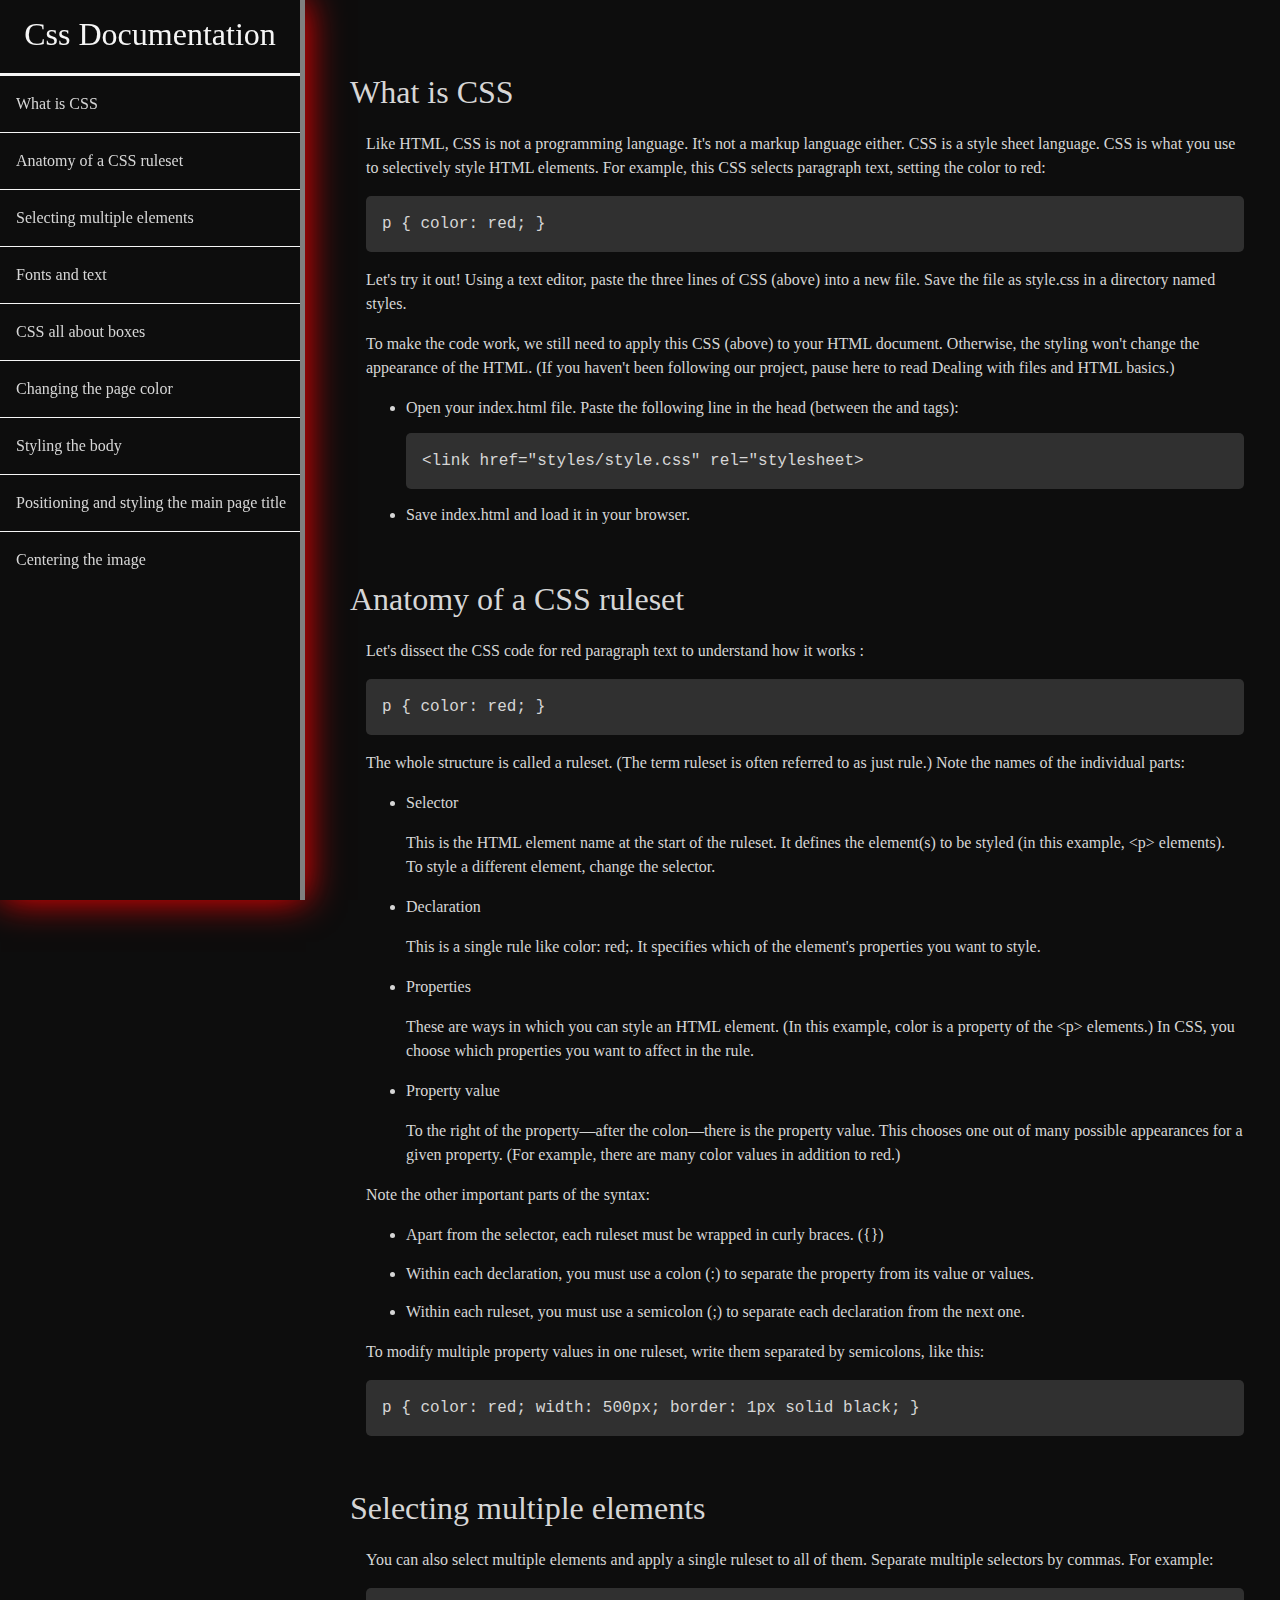
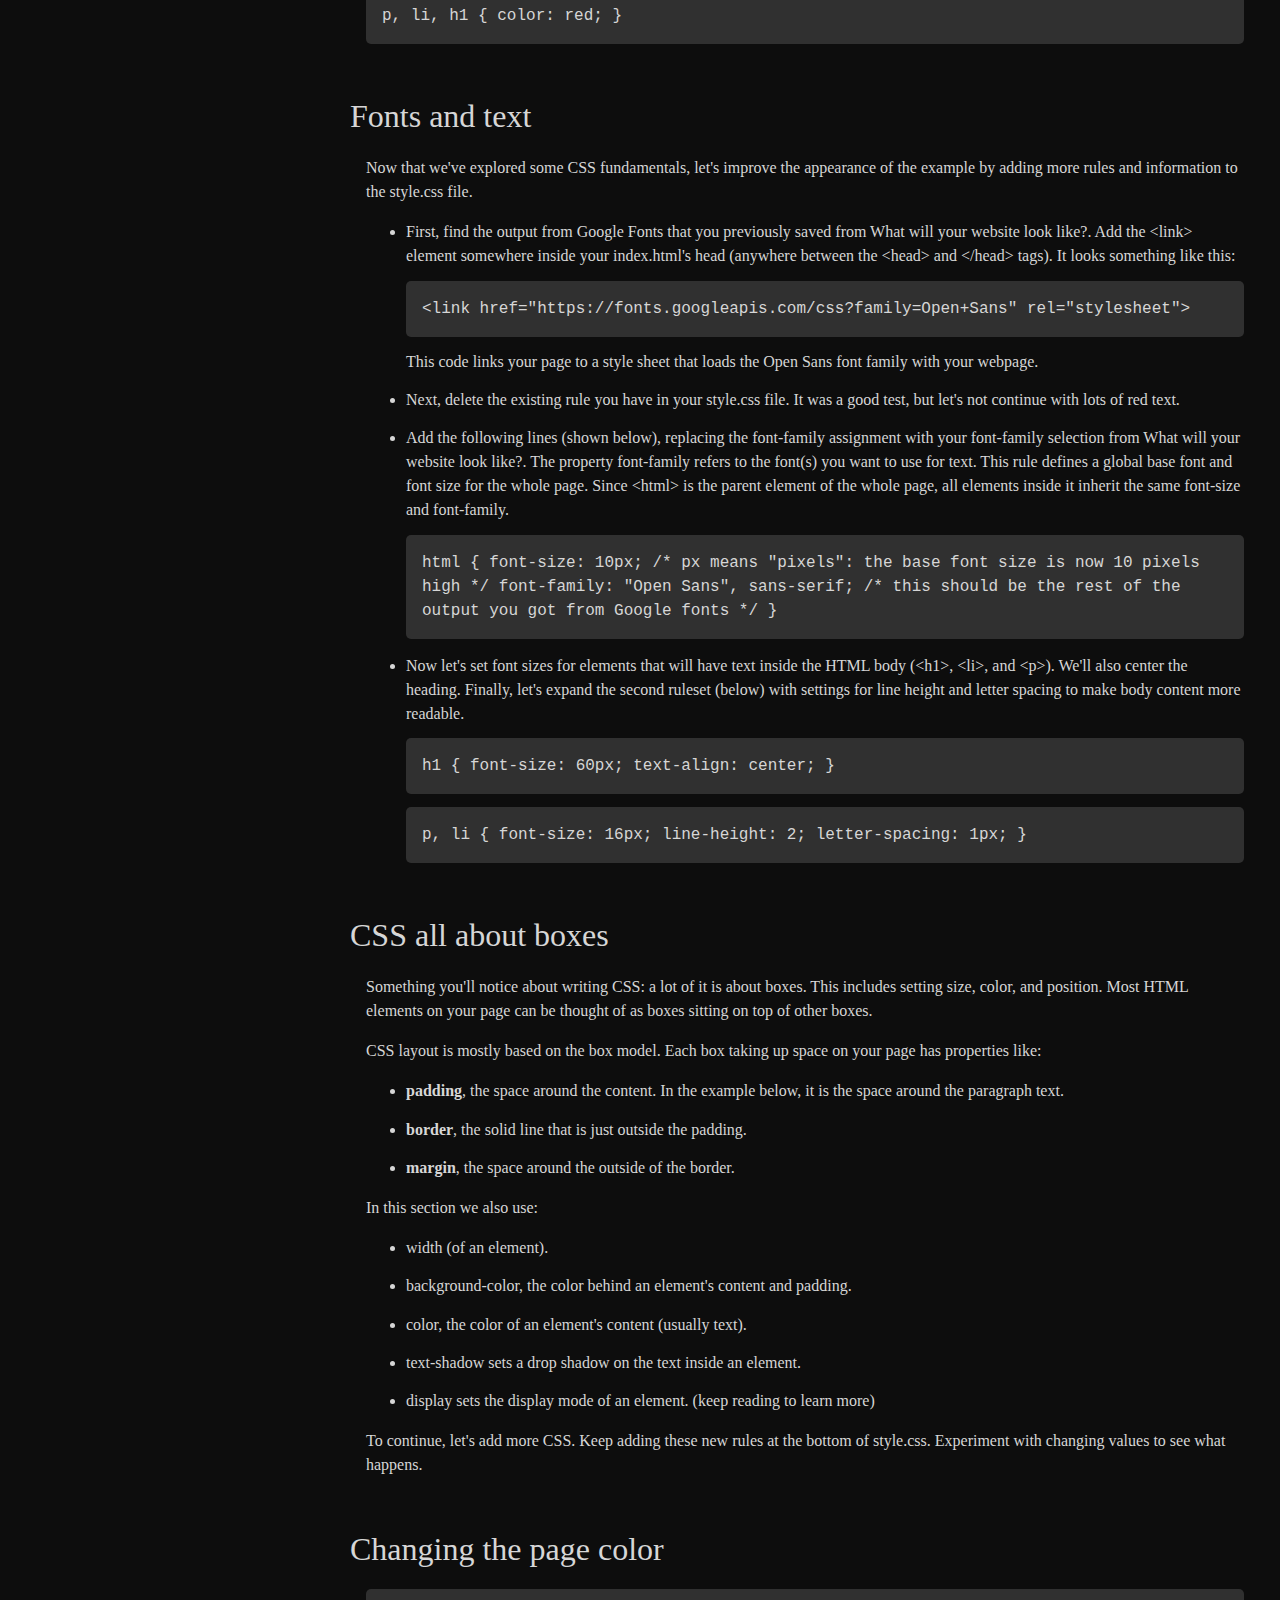
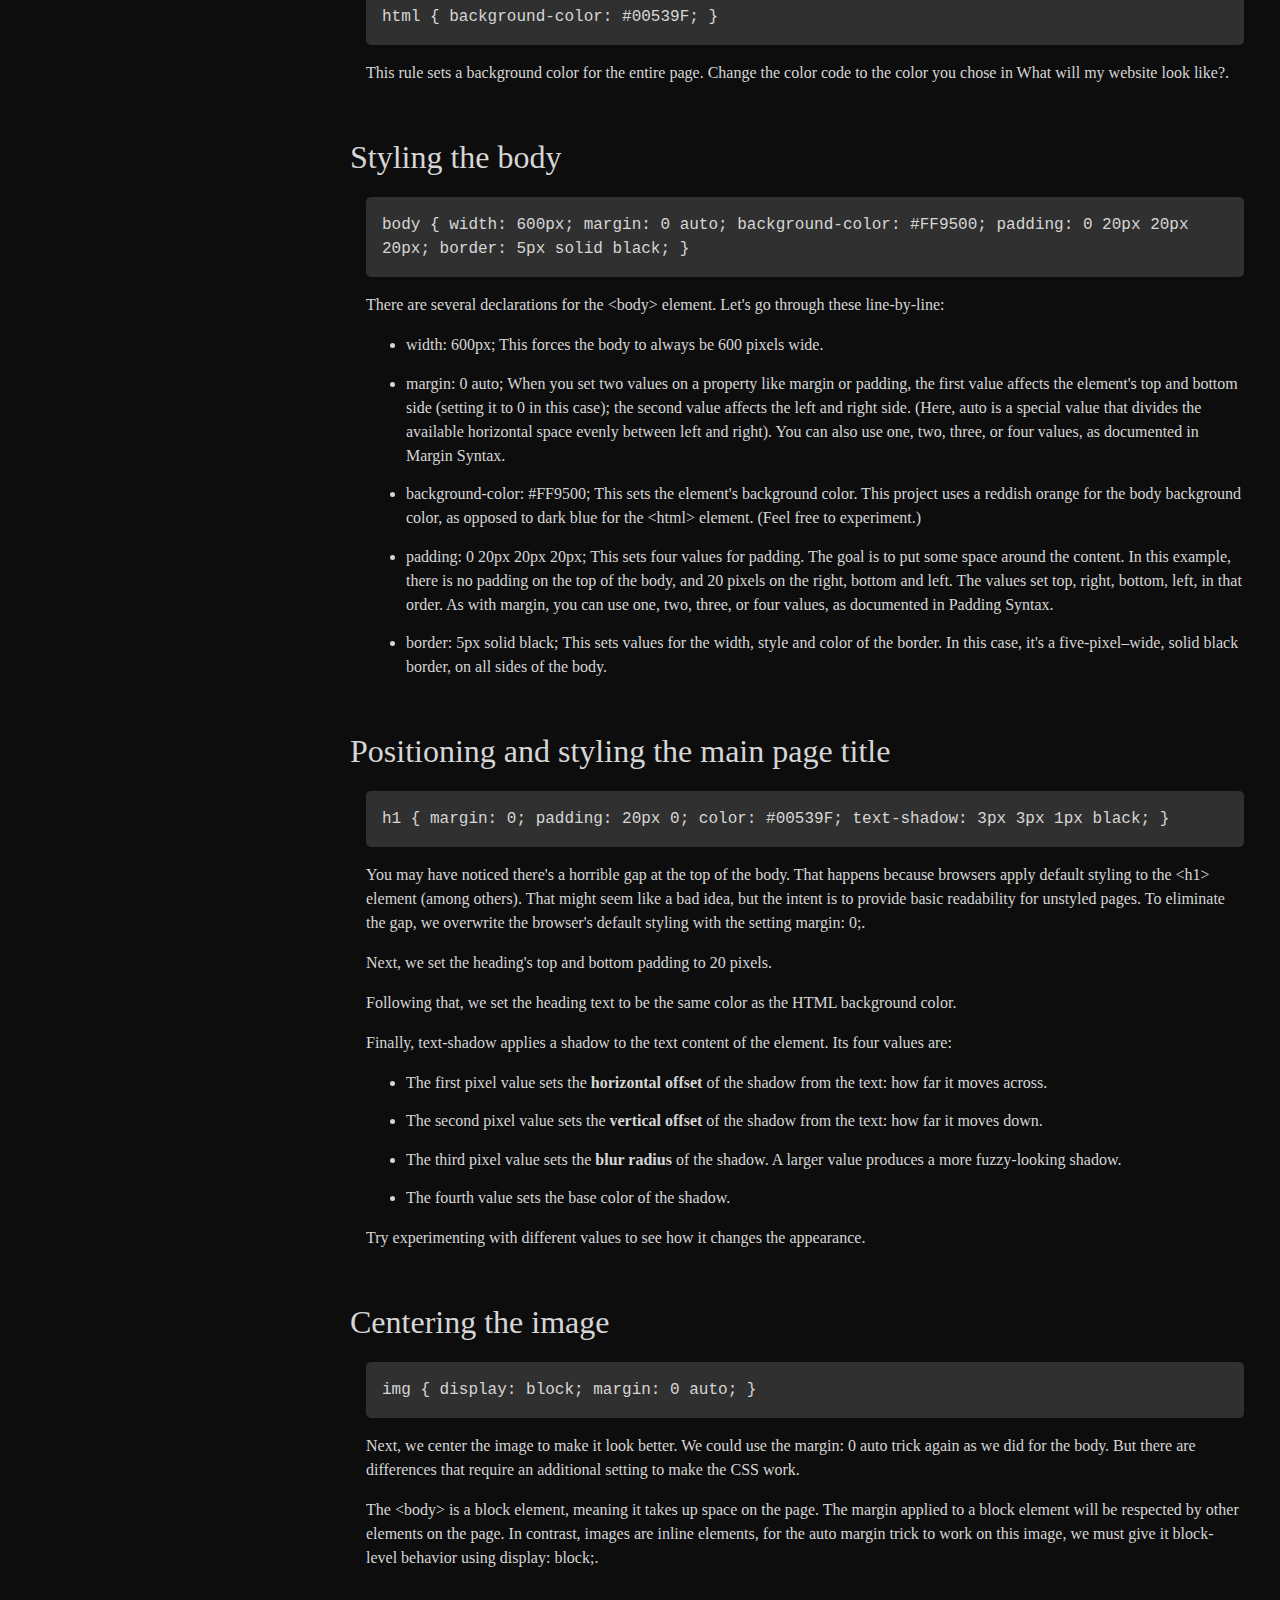
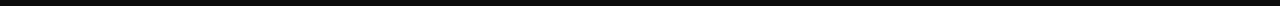
<file: css-doc/index.html>
<!DOCTYPE html>
<html lang="en">
<head>
  <meta charset="UTF-8">
  <meta http-equiv="X-UA-Compatible" content="IE=edge">
  <meta name="viewport" content="width=device-width, initial-scale=1.0">
  <meta name="description" content="Basic css documentation">
  <link rel="stylesheet" href="./styles.css" type="text/css"/>
  <title>Css Documentation</title>
</head>
<body>
  <nav id="navbar">
    <header>Css Documentation</header>
    <ul>
      <li>
        <a class="nav-link" href="#What_is_CSS">What is CSS</a>
      </li>
      <li>
        <a class="nav-link" href="#Anatomy_of_a_CSS_ruleset">Anatomy of a CSS ruleset</a>
      </li>
      <li>
        <a class="nav-link" href="#Selecting_multiple_elements">Selecting multiple elements</a>
      </li>
      <li>
        <a class="nav-link" href="#Fonts_and_text">Fonts and text</a>
      </li>
      <li>
        <a class="nav-link" href="#CSS_all_about_boxes">CSS all about boxes</a>
      </li>
      <li>
        <a class="nav-link" href="#Changing_the_page_color">Changing the page color</a>
      </li>
      <li>
        <a class="nav-link" href="#Styling_the_body">Styling the body</a>
      </li>
      <li>
        <a class="nav-link" href="#Positioning_and_styling_the_main_page_title">
          Positioning and styling the main page title
        </a>
      </li>
      <li>
        <a class="nav-link" href="#Centering_the_image">Centering the image</a>
      </li>
    </ul>
  </nav>
  <main id="main-doc">
    <section class="main-section" id="What_is_CSS">
      <header>What is CSS</header>
      <article>
        <p>
          Like HTML, CSS is not a programming language. It's not a markup language either. CSS is a style sheet language. CSS is what you use to selectively style HTML elements. For example, this CSS selects paragraph text, setting the color to red:
        </p>
        <code>
          p {
            color: red;
          }
        </code>
        <p>
          Let's try it out! Using a text editor, paste the three lines of CSS (above) into a new file. Save the file as style.css in a directory named styles.
        </p>
        <p>
          To make the code work, we still need to apply this CSS (above) to your HTML document. Otherwise, the styling won't change the appearance of the HTML. (If you haven't been following our project, pause here to read Dealing with files and HTML basics.)
        </p>
        <ul>
          <li>
            Open your index.html file. Paste the following line in the head (between the <head> and </head> tags):
            <code>
              &lt;link href="styles/style.css" rel="stylesheet&gt;
            </code>
          </li>
          <li>
            Save index.html and load it in your browser. 
          </li>
        </ul>
      </article>
    </section>
    <section class="main-section"  id="Anatomy_of_a_CSS_ruleset">
      <header>Anatomy of a CSS ruleset</header>
      <article>
        <p>
          Let's dissect the CSS code for red paragraph text to understand how it works :
        </p>
        <code>
          p { color: red; }
        </code>
        <p>
          The whole structure is called a ruleset. (The term ruleset is often referred to as just rule.) Note the names of the individual parts:
        </p>
        <ul>
          <li>
            Selector
            <p>
              This is the HTML element name at the start of the ruleset. It defines the element(s) to be styled (in this example, &lt;p&gt; elements). To style a different element, change the selector.
            </p>
          </li>
          <li>
            Declaration
            <p>
              This is a single rule like color: red;. It specifies which of the element's properties you want to style.
            </p>
          </li>
          <li>
            Properties
            <p>
              These are ways in which you can style an HTML element. (In this example, color is a property of the &lt;p&gt; elements.) In CSS, you choose which properties you want to affect in the rule.
            </p>
          </li>
          <li>
            Property value
            <p>
              To the right of the property—after the colon—there is the property value. This chooses one out of many possible appearances for a given property. (For example, there are many color values in addition to red.)
            </p>
          </li>
        </ul>
        <p>
          Note the other important parts of the syntax:
        </p>
        <ul>
          <li>
            Apart from the selector, each ruleset must be wrapped in curly braces. ({})
          </li>
          <li>
            Within each declaration, you must use a colon (:) to separate the property from its value or values.
          </li>
          <li>
            Within each ruleset, you must use a semicolon (;) to separate each declaration from the next one.
          </li>
        </ul>
        <p>
          To modify multiple property values in one ruleset, write them separated by semicolons, like this:
        </p>
        <code>
          p {
            color: red;
            width: 500px;
            border: 1px solid black;
          }
        </code>
      </article>
    </section>
    <section class="main-section" id="Selecting_multiple_elements">
      <header>Selecting multiple elements</header>
      <article>
        <p>
          You can also select multiple elements and apply a single ruleset to all of them. Separate multiple selectors by commas. For example:
        </p>
        <code>
          p, li, h1 {
            color: red;
          }
        </code>
      </article>
    </section>
    <section class="main-section" id="Fonts_and_text">
      <header>Fonts and text</header>
      <article>
        <p>
          Now that we've explored some CSS fundamentals, let's improve the appearance of the example by adding more rules and information to the style.css file.
        </p>
        <ul>
          <li>
            First, find the output from Google Fonts that you previously saved from What will your website look like?. Add the &lt;link&gt; element somewhere inside your index.html's head (anywhere between the &lt;head&gt; and &lt;/head&gt;  tags). It looks something like this:
            <code>
              &lt;link href="https://fonts.googleapis.com/css?family=Open+Sans" rel="stylesheet"&gt;
            </code>
            This code links your page to a style sheet that loads the Open Sans font family with your webpage.
          </li>
          <li>
            Next, delete the existing rule you have in your style.css file. It was a good test, but let's not continue with lots of red text.
          </li>
          <li>
            Add the following lines (shown below), replacing the font-family assignment with your font-family selection from What will your website look like?. The property font-family refers to the font(s) you want to use for text. This rule defines a global base font and font size for the whole page. Since &lt;html&gt; is the parent element of the whole page, all elements inside it inherit the same font-size and font-family.
            <code>
              html {
                font-size: 10px; /* px means "pixels": the base font size is now 10 pixels high  */
                font-family: "Open Sans", sans-serif; /* this should be the rest of the output you got from Google fonts */
              }
            </code>
          </li>
          <li>
            Now let's set font sizes for elements that will have text inside the HTML body (&lt;h1&gt;, &lt;li&gt;, and &lt;p&gt;). We'll also center the heading. Finally, let's expand the second ruleset (below) with settings for line height and letter spacing to make body content more readable.
            <code>
              h1 {
                font-size: 60px;
                text-align: center;
              }
            </code>
            <code>
              p, li {
                font-size: 16px;
                line-height: 2;
                letter-spacing: 1px;
              }
            </code>
          </li>
        </ul>
      </article>
    </section>
    <section class="main-section" id="CSS_all_about_boxes">
      <header>CSS all about boxes</header>
      <article>
        <p>
          Something you'll notice about writing CSS: a lot of it is about boxes. This includes setting size, color, and position. Most HTML elements on your page can be thought of as boxes sitting on top of other boxes.
        </p>
        <p>
          CSS layout is mostly based on the box model. Each box taking up space on your page has properties like:
        </p>
        <ul>
          <li>
            <strong>padding</strong>, the space around the content. In the example below, it is the space around the paragraph text.
          </li>
          <li>
            <strong>border</strong>, the solid line that is just outside the padding.
          </li>
          <li>
            <strong>margin</strong>, the space around the outside of the border.
          </li>
        </ul>
        <p>
          In this section we also use:
        </p>
        <ul>
          <li>
            width (of an element).
          </li>
          <li>
            background-color, the color behind an element's content and padding.
          </li>
          <li>
            color, the color of an element's content (usually text).
          </li>
          <li>
            text-shadow sets a drop shadow on the text inside an element.
          </li>
          <li>
            display sets the display mode of an element. (keep reading to learn more)
          </li>
        </ul>
        <p>
          To continue, let's add more CSS. Keep adding these new rules at the bottom of style.css. Experiment with changing values to see what happens.
        </p>
      </article>
    </section>
    <section class="main-section" id="Changing_the_page_color">
      <header>Changing the page color</header>
      <article>
        <code>
          html {
            background-color: #00539F;
          }
        </code>
        <p>
          This rule sets a background color for the entire page. Change the color code to the color you chose in What will my website look like?.
        </p>
      </article>
    </section>
    <section class="main-section" id="Styling_the_body">
      <header>Styling the body</header>
      <article>
        <code>
          body {
            width: 600px;
            margin: 0 auto;
            background-color: #FF9500;
            padding: 0 20px 20px 20px;
            border: 5px solid black;
          }
        </code>
        <p>
          There are several declarations for the  &lt;body&gt; element. Let's go through these line-by-line:
        </p>
        <ul>
          <li>
            width: 600px; This forces the body to always be 600 pixels wide.
          </li>
          <li>
            margin: 0 auto; When you set two values on a property like margin or padding, the first value affects the element's top and bottom side (setting it to 0 in this case); the second value affects the left and right side. (Here, auto is a special value that divides the available horizontal space evenly between left and right). You can also use one, two, three, or four values, as documented in Margin Syntax.
          </li>
          <li>
            background-color: #FF9500; This sets the element's background color. This project uses a reddish orange for the body background color, as opposed to dark blue for the &lt;html&gt; element. (Feel free to experiment.)
          </li>
          <li>
            padding: 0 20px 20px 20px; This sets four values for padding. The goal is to put some space around the content. In this example, there is no padding on the top of the body, and 20 pixels on the right, bottom and left. The values set top, right, bottom, left, in that order. As with margin, you can use one, two, three, or four values, as documented in Padding Syntax.
          </li>
          <li>
            border: 5px solid black; This sets values for the width, style and color of the border. In this case, it's a five-pixel–wide, solid black border, on all sides of the body.
          </li>
        </ul>
      </article>
    </section>
    <section class="main-section" id="Positioning_and_styling_the_main_page_title">
      <header>Positioning and styling the main page title</header>
      <article>
        <code>
          h1 {
            margin: 0;
            padding: 20px 0;
            color: #00539F;
            text-shadow: 3px 3px 1px black;
          }
        </code>
        <p>
          You may have noticed there's a horrible gap at the top of the body. That happens because browsers apply default styling to the &lt;h1&gt; element (among others). That might seem like a bad idea, but the intent is to provide basic readability for unstyled pages. To eliminate the gap, we overwrite the browser's default styling with the setting margin: 0;.
        </p>
        <p>
          Next, we set the heading's top and bottom padding to 20 pixels.
        </p>
        <p>
          Following that, we set the heading text to be the same color as the HTML background color.
        </p>
        <p>
          Finally, text-shadow applies a shadow to the text content of the element. Its four values are:
        </p>
        <ul>
          <li>
            The first pixel value sets the <strong>horizontal offset</strong> of the shadow from the text: how far it moves across.
          </li>
          <li>
            The second pixel value sets the <strong>vertical offset</strong> of the shadow from the text: how far it moves down.
          </li>
          <li>
            The third pixel value sets the <strong>blur radius</strong> of the shadow. A larger value produces a more fuzzy-looking shadow.
          </li>
          <li>
            The fourth value sets the base color of the shadow.
          </li>
        </ul>
        <p>
          Try experimenting with different values to see how it changes the appearance.
        </p>
      </article>
    </section>
    <section class="main-section" id="Centering_the_image">
      <header>Centering the image</header>
      <article>
        <code>
          img {
            display: block;
            margin: 0 auto;
          }
        </code>
        <p>
          Next, we center the image to make it look better. We could use the margin: 0 auto trick again as we did for the body. But there are differences that require an additional setting to make the CSS work.
        </p>
        <p>
          The &lt;body&gt; is a block element, meaning it takes up space on the page. The margin applied to a block element will be respected by other elements on the page. In contrast, images are inline elements, for the auto margin trick to work on this image, we must give it block-level behavior using display: block;.
        </p>
      </article>
    </section>
</body>
</html>
</file>
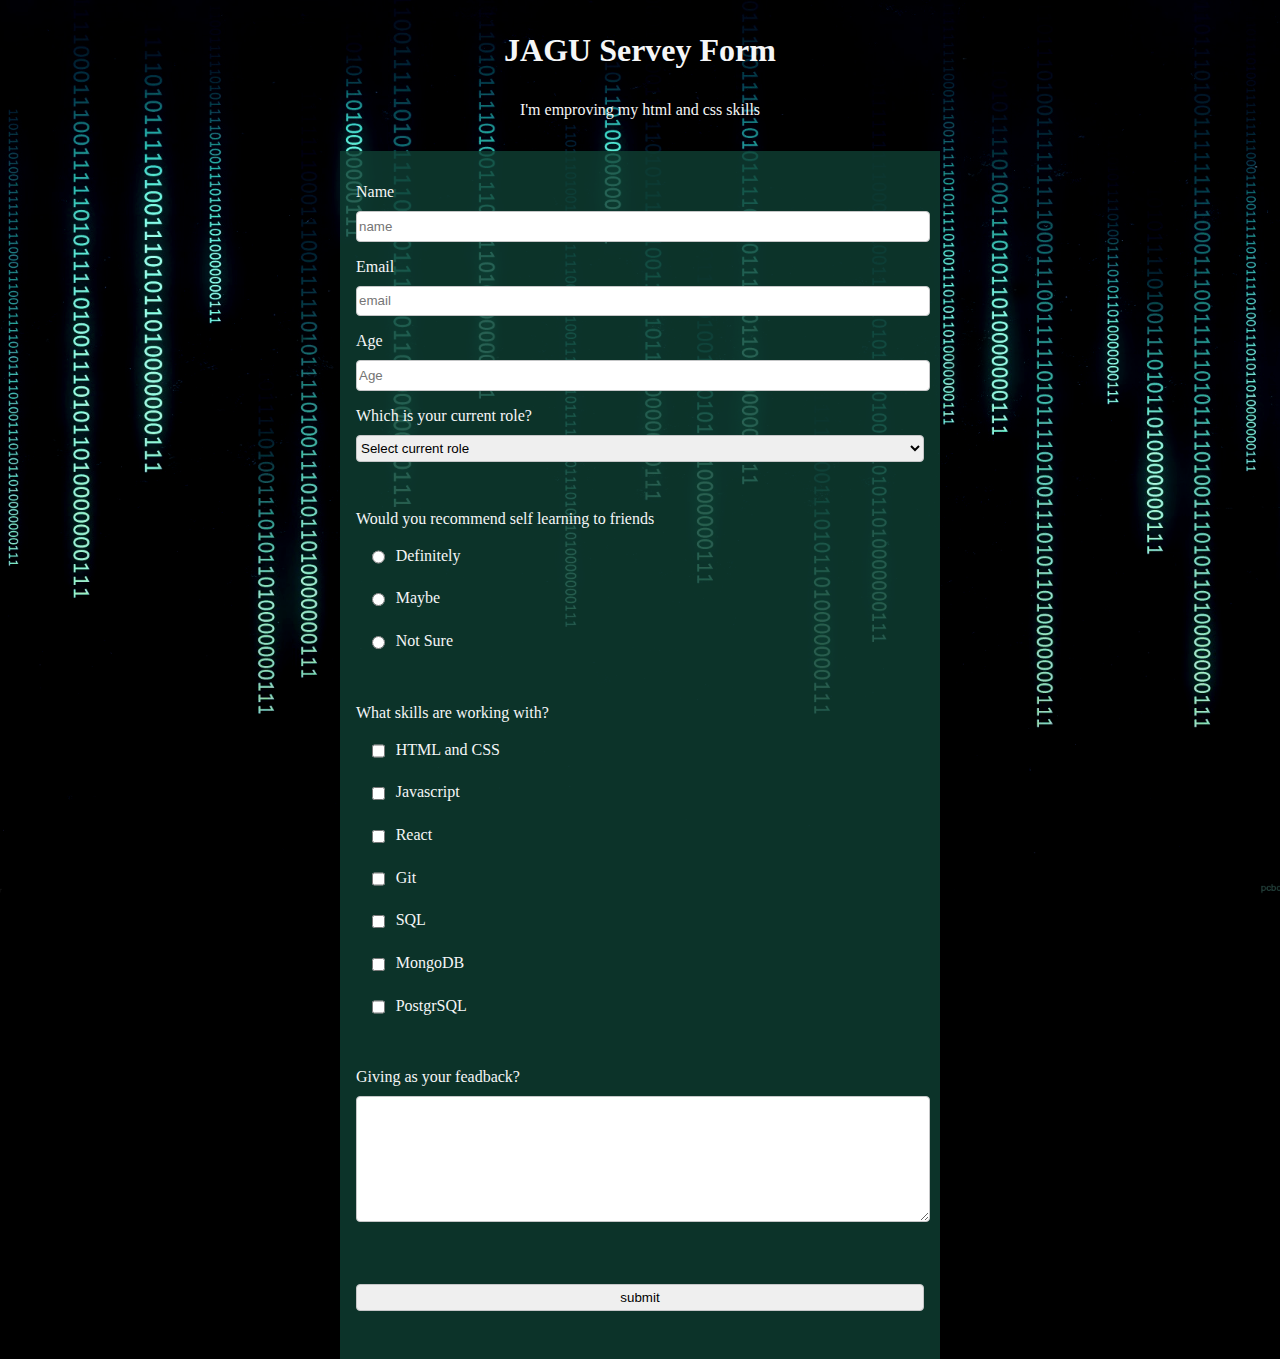
<file: form/index.html>
<!DOCTYPE html>
<html lang="en">
<head>
  <meta charset="UTF-8">
  <meta name="viewport" content="width=device-width, initial-scale=1.0">
  <link rel="stylesheet" type="text/css" href="./styles.css"/>
  <title>Document</title>
</head>
<body>
  <div class="container">
  <h1 id="title">JAGU Servey Form</h1>
  <p id="description">I'm emproving my html and css skills</p>
  <form action="" id="survey-form">
    <label id="name-label">
      Name
      <input name="name" id="name" type="text" placeholder="name" required/>
    </label>
    <label id="email-label">
      Email
      <input name="email" id="email" type="email" placeholder="email" required/>
    </label>
    <label id="number-label">
      Age
      <input name="age" id="number" type="number" min="13" max="120" placeholder="Age"/>
    </label>
    <label>
      Which is your current role?
      <select name="role" id="dropdown" required>
        <option disabled selected value>Select current role</option>
        <option value="student">Student</option>
        <option value="job">Fulltime Job</option>
        <option value="learner">Fulltime Learner</option>
        <option value="other">Other</option>
      </select>
    </label>  
    <label class="fields">
      Would you recommend self learning to friends
      <label>
        <input id="number" name="recommend" type="radio" class="inline"/>
        Definitely
      </label>
      <label>
        <input id="number" name="recommend" type="radio" class="inline"/>
        Maybe
      </label>
      <label>
        <input id="number" name="recommend" type="radio" class="inline"/>
        Not Sure
      </label>
    </label>
    <label class="fields">
      What skills are working with?
      <label>
        <input value="htmlandcss" name="skill" type="checkbox" class="inline"/>
        HTML and CSS
      </label>
      <label>
        <input value="javascript" name="skill" type="checkbox" class="inline"/>
        Javascript
      </label>
      <label>
        <input value="react" name="skill" type="checkbox" class="inline"/>
        React
      </label>
      <label>
        <input value="git" name="skill" type="checkbox" class="inline"/>
        Git
      </label>
      <label>
        <input value="sql" name="skill" type="checkbox" class="inline"/>
        SQL
      </label>
      <label>
        <input value="mongodb" name="skill" type="checkbox" class="inline"/>
        MongoDB
      </label>
      <label>
        <input value="postegrsql" name="skill" type="checkbox" class="inline"/>
        PostgrSQL
      </label>
    </label>
    <label class="fields">
      Giving as your feadback?
      <textarea name="textarea" rows="8" cols="8" placeholder="Enter your feedback">
      </textarea>
    </label>
    <label>
      <input type="submit" value="submit"/>
    </label>
  </form>
</div>
</body>
</html>
</file>
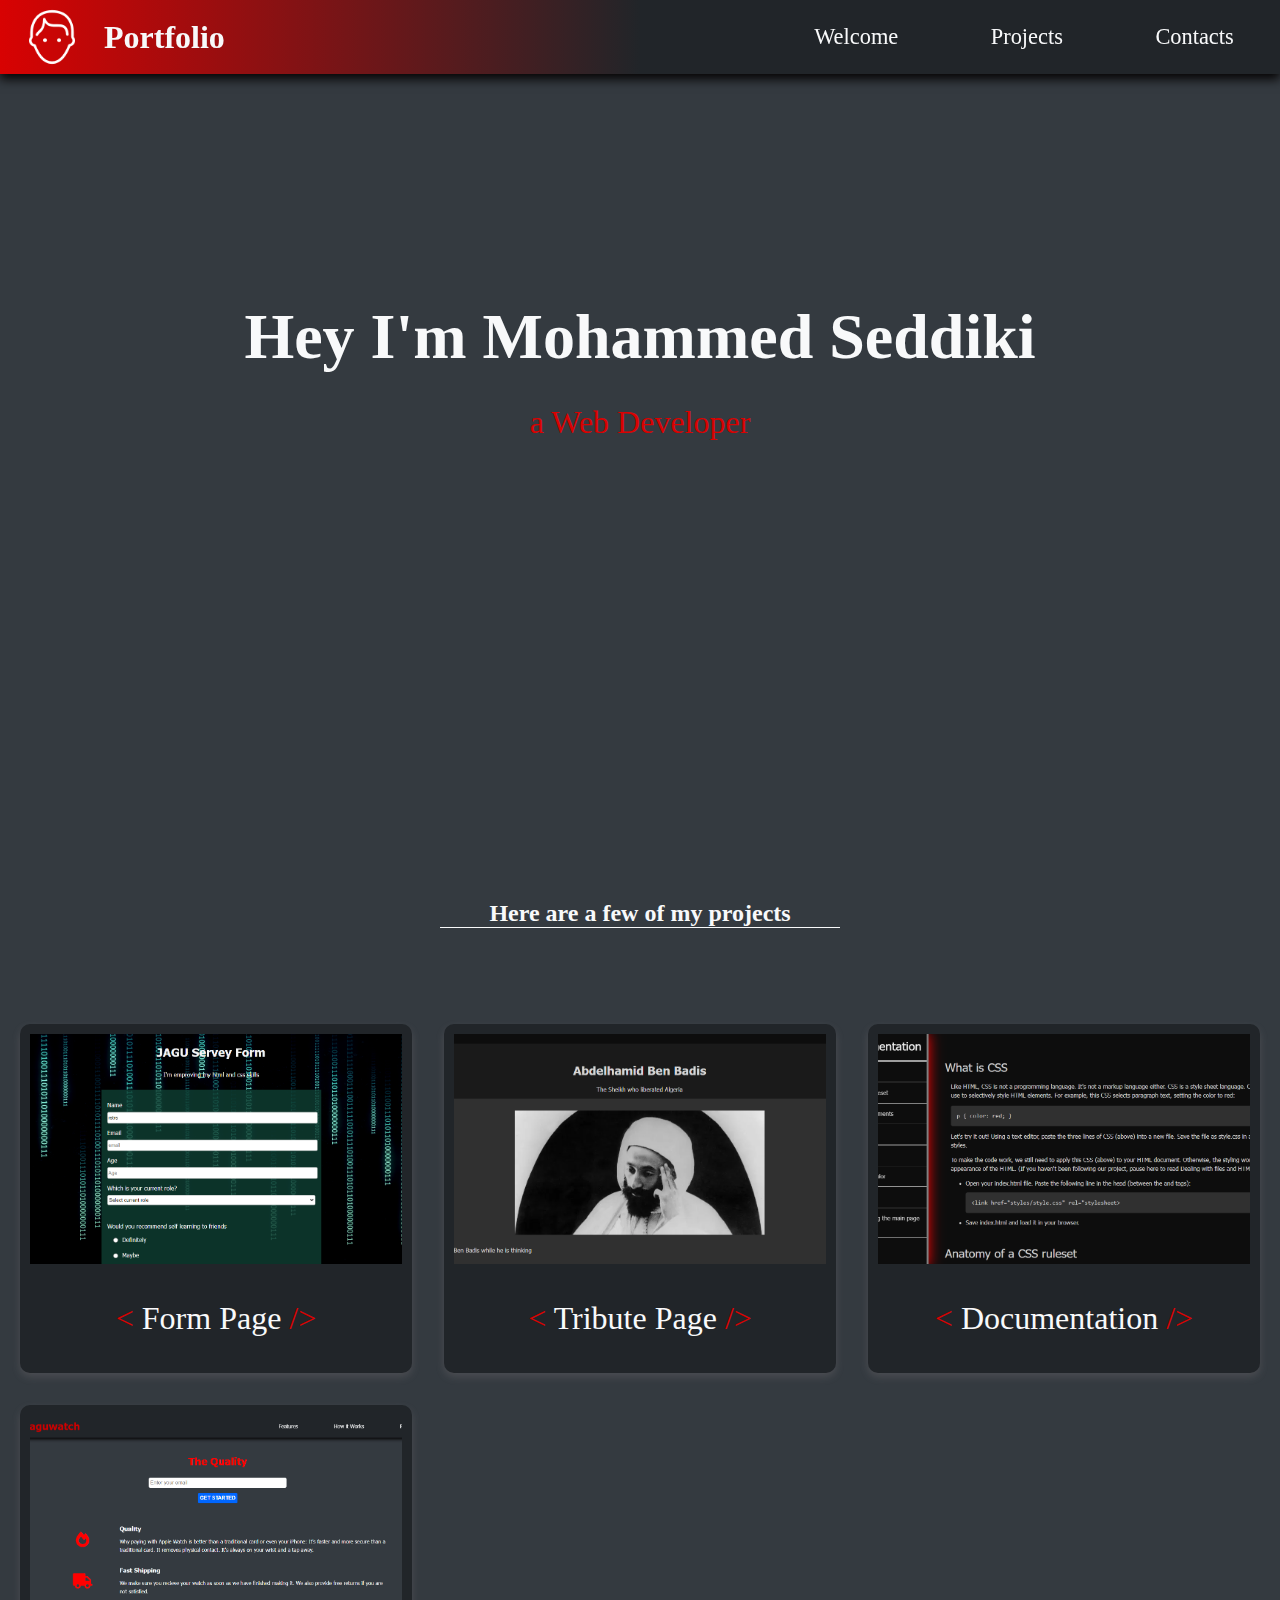
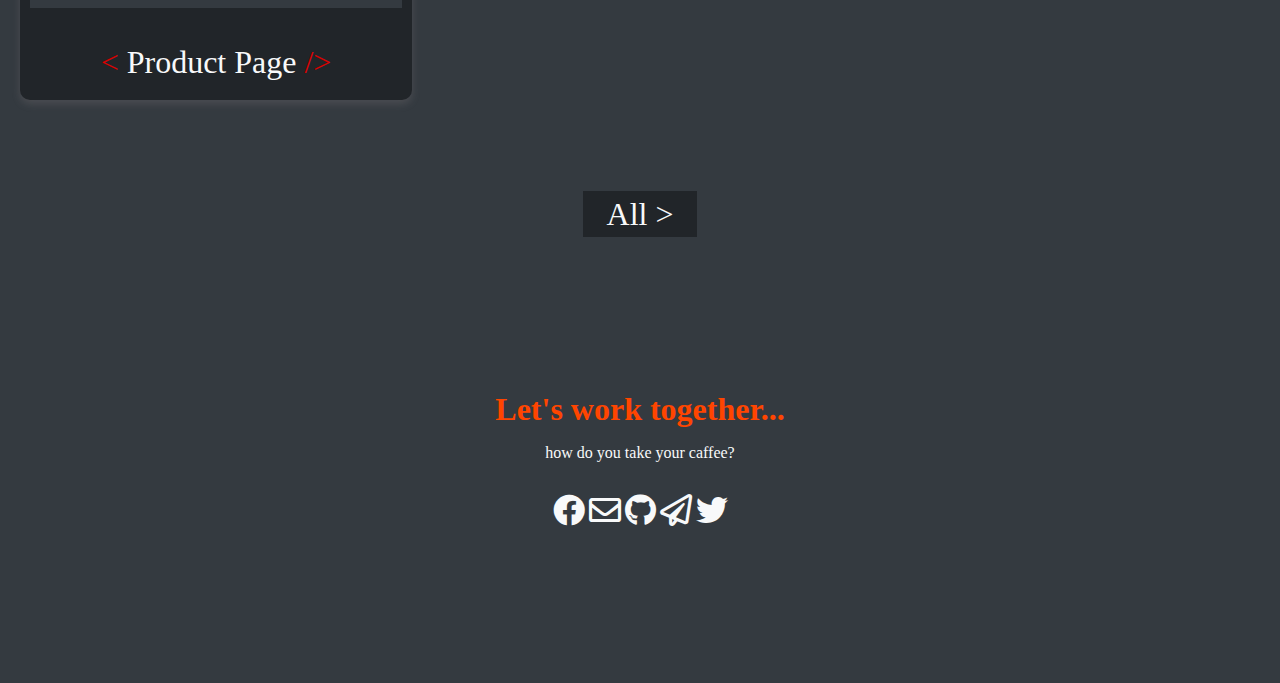
<file: portfolio/index.html>
<!DOCTYPE html>
<html lang="en">
<head>
  <meta charset="UTF-8">
  <meta name="viewport" content="width=device-width, initial-scale=1.0">
  <meta name="description" content="Basic Portfolio">
  <link rel="stylesheet" href="./styles.css">
  <link rel="stylesheet" href="./css/all.css">
  <title>Portfolio</title>
</head>
<body>
  <header>
    <div class="header-wrapper">
      <img src="./logo.png" alt="logo" />
      <h1>Portfolio</h1>
    </div>
    <nav id="navbar">
      <ul>
        <li><a href="#welcome-section" class="nav-link">Welcome</a></li>
        <li><a href="#projects" class="nav-link">Projects</a></li>
        <li><a href="#contacts" class="nav-link">Contacts</a></li>
      </ul>
    </nav>
  </header>
  <section id="welcome-section">
    <h1>Hey I'm Mohammed Seddiki</h1>
    <p>a Web Developer</p>
  </section>
  <section id="projects" class="projects">
    <h2>Here are a few of my projects</h2>
    <div class="grid">
      <a href="https://github.com/jagu-ms/Responsive-Web-Design/tree/main/form" target="_blank">
        <img class="project-image" src="./form.PNG" alt="project">
        <p class="project-title">
          <span class="code">&lt;</span>
          Form Page
          <span class="code">/&gt;</span>
        </p> 
      </a>
      <a href="https://github.com/jagu-ms/Responsive-Web-Design/tree/main/tribute" target="_blank">
        <img class="project-image" src="./tribute.PNG" alt="project">
        <p class="project-title">
          <span class="code">&lt;</span>
          Tribute Page
          <span class="code">/&gt;</span>
        </p> 
      </a>
      <a href="https://github.com/jagu-ms/Responsive-Web-Design/tree/main/css-doc" target="_blank">
        <img class="project-image" src="./documentation.PNG" alt="project">
        <p class="project-title">
          <span class="code">&lt;</span>
          Documentation
          <span class="code">/&gt;</span>
        </p> 
      </a>
      <a href="https://github.com/jagu-ms/Responsive-Web-Design/tree/main/product" target="_blank">
        <img class="project-image" src="./product.PNG" alt="project">
        <p class="project-title">
          <span class="code">&lt;</span>
          Product Page
          <span class="code">/&gt;</span>
        </p> 
      </a>
    </div>
    <a href="https://github.com/jagu-ms?tab=repositories" target="_blank" class="btn">
        All >
    </a>
  </section>
  <section id="contact" class="contact">
    <div class="contact-header">
      <h2>Let's work together...</h2>
      <p>how do you take your caffee?</p>
    </div>
    <div class="contact-links">
      <a href="#" target="_blank">
        <i class="fab fa-2x fa-facebook"></i>
      </a>
      <a href="#" target="_blank">
        <i class="far fa-2x fa-envelope"></i>
      </a>
      <a href="#" target="_blank">
        <i class="fab fa-2x fa-github"></i>
      </a>
      <a href="#" target="_blank">
        <i class="far fa-2x fa-paper-plane"></i>
      </a>
      <a href="#" target="_blank">
        <i class="fab fa-2x fa-twitter"></i>
      </a>
    </div>
  </section>
</body>
</html>
</file>
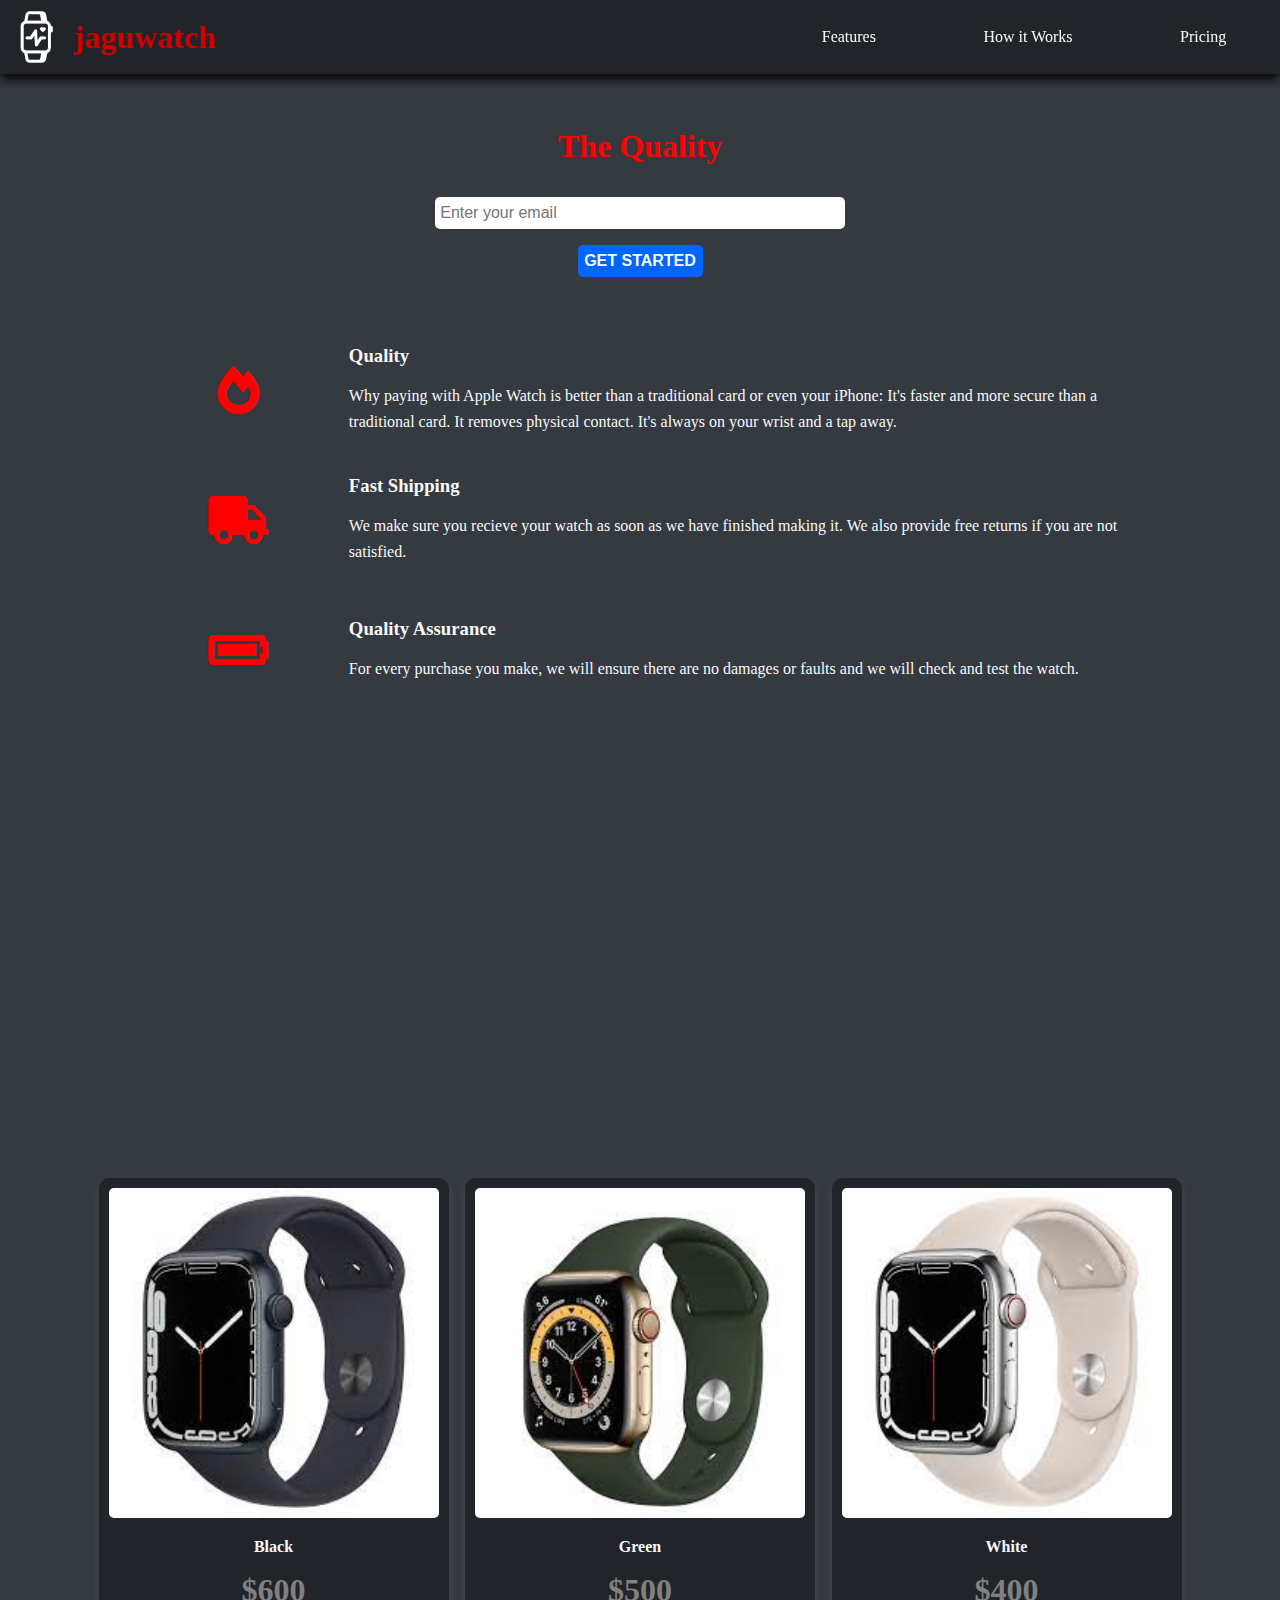
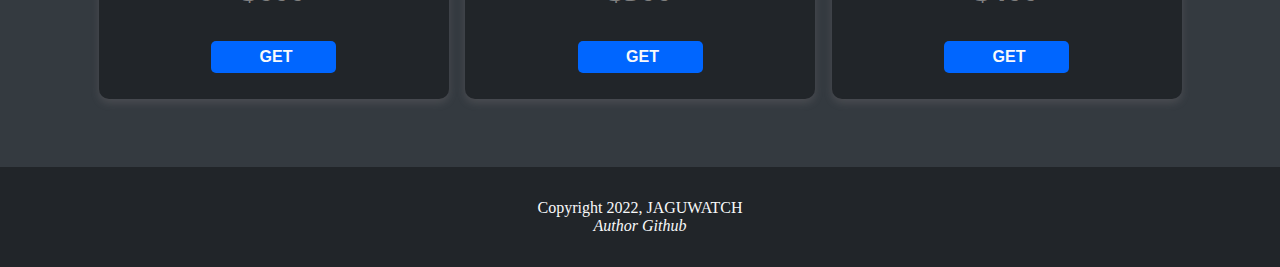
<file: product/index.html>
<!DOCTYPE html>
<html lang="en">
<head>
  <meta charset="UTF-8">
  <meta name="viewport" content="width=device-width, initial-scale=1.0">
  <meta name="description" content="Basic product landing page">
  <link rel="stylesheet" href="./styles.css">
  <link rel="stylesheet" href="./css/all.css">
  <title>Product Landing Page</title>
</head>
<body>
  <header id="header">
    <div class="header-wrapper">
      <img src="./logo.png" alt="logo" id="header-img" />
      <h1>jaguwatch</h1>
    </div>
    <nav id="nav-bar">
      <ul>
        <li><a href="#features" class="nav-link">Features</a></li>
        <li><a href="#how_it_works" class="nav-link">How it Works</a></li>
        <li><a href="#pricing" class="nav-link">Pricing</a></li>
      </ul>
    </nav>
  </header>
  <main>
    <section role="region" aria-labelledby="emailing" id="emailing">
      <h2>The Quality</h2>
      <form method="post" action="https://www.freecodecamp.com/email-submit" id="form">
        <input type="email" name="email" placeholder="Enter your email" id="email"/>
        <input type="submit" name="submit" value="GET STARTED" id="submit" class="button"/>
      </form>
    </section>
    <section role="region" aria-labelledby="features" id="features">
      <article>
        <div class="icon">
          <i class="fas fa-3x fa-fire-alt"></i>
        </div>
        <div class="feature-desc">
          <h3>Quality</h3>
          <p>
            Why paying with Apple Watch is better than a traditional card or even your iPhone: It's faster and more secure than a traditional card. It removes physical contact. It's always on your wrist and a tap away.
          </p>
        </div>
      </article>
      <article>
        <div class="icon">
          <i class="fa fa-3x fa-truck"></i>
        </div>
        <div class="feature-desc">
          <h3>Fast Shipping</h3>
          <p>
            We make sure you recieve your watch as soon as we have finished making it. We also provide free returns if you are not satisfied.
          </p>
        </div>
      </article>
      <article>
        <div class="icon">
          <i class="fa fa-3x fa-battery-full" aria-hidden="true"></i>
        </div>
        <div class="feature-desc">
          <h3>Quality Assurance</h3>
          <p>
            For every purchase you make, we will ensure there are no damages or faults and we will check and test the watch.
          </p>
        </div>
      </article>
    </section>
    <section role="region" aria-labelledby="produc-works" id="how_it_works">
      <iframe width="560" height="315" src="https://www.youtube.com/embed/Mnxx6WQymeM" title="YouTube video player" frameborder="0" allow="accelerometer; autoplay; clipboard-write; encrypted-media; gyroscope; picture-in-picture" allowfullscreen></iframe>
    </section>
    <section role="region" aria-labelledby="pricing" id="pricing">
      <div class="card">
        <img src="./fwatch.jpg" alt="smartwatch" />
        <h4><strong>Black</strong></h4>
        <h2>$600</h2>
        <input type="submit" name="submit" value="GET" class="button"/>
      </div>
      <div class="card">
        <img src="./swatch.jpg" alt="smartwatch" />
        <h4><strong>Green</strong></h4>
        <h2>$500</h2>
        <input type="submit" name="submit" value="GET" class="button"/>
      </div>
      <div class="card">
        <img src="./twatch.jpg" alt="smartwatch" />
        <h4><strong>White</strong></h4>
        <h2>$400</h2>
        <input type="submit" name="submit" value="GET" class="button"/>
      </div>
    </section>
  </main>
  <footer>
    <span>Copyright 2022, JAGUWATCH</span>
    <address>
      <a href="https://github.com/jagu-ms">Author Github</a>
    </address>
  </footer>
</body>
</html>
</file>
<file: css-doc/styles.css>
body {
  background-color: #0D0D0D;
  width: 100%;
  height: 100vh;
  margin: 0;
  font-family: Tahoma;
	font-size: 16px;
  color: #D6D6D6;
  line-height: 1.5;
}

nav {
  position: fixed;
  width: 300px;
  left: 0;
  top: 0;
  height: 100%;
  border-right: solid 5px gray;
  box-shadow: 1px 0px 35px red;
}

nav header {
  font-size: 2rem;
  color: whitesmoke;
  text-align: center;
  margin-top: 10px;
  padding-bottom: 15px;
  border-bottom: whitesmoke solid 2px;
}

nav a {
  font-size: 1rem;
  text-decoration: none;
  color: #D6D6D6;
}

nav ul {
  margin: 0;
  padding: 0;
  height: 88%;
  overflow-y: auto;
}

nav li {
  padding: 1rem 0 1rem 1rem;
  border-top: 1px solid whitesmoke;
  list-style: none;
}

main {
  margin: 0 0 100px 330px;
  padding: 20px;
}

main header {
  font-size: 2rem;
  margin-top: 3rem;
}

article {
  margin: 1rem;
}

code {
  display: block;
  text-align: left;
  background-color: #303030;
  padding: 1rem;
  border-radius: 5px;
}

li code {
  margin: 0.8rem 0 0.8rem 0;
}

article li {
  margin-bottom: 0.9rem;
}

@media (max-width: 850px) {
  nav {
    background-color: #0D0D0D;
    position: fixed;
    width: 100%;
    left: 0;
    top: 0;
    max-height: 190px;
    z-index: 1;
    border-bottom: solid 5px gray;
    border-right: none;
    box-shadow: 0px 1px 35px red;
  }

  nav ul {
    height: 61%;
  }

  main {
    margin: 200px 0 100px 0;
    padding: 20px;
  }
}
</file>
<file: form/styles.css>
body {
  background: rgba(0, 0, 0, 1) url(./binery.png) no-repeat center fixed;
  background-size: cover;
  width: 100%;
  height: 100vh;
  margin: 0;
  font-family: Tahoma;
	font-size: 16px;
  color: #f5f6f7;
}

h1, p {
  margin: 1em auto;
  text-align: center;
}

form {
  width: 60vw;
  margin: 2em auto;
  max-width: 600px;
	min-width: 400px;
  padding: 1em 0 2em 0;
  background-color: #0f3f32d0;
}

label {
  display: block;
  margin: 1rem;
}

input,
textarea,
select {
  width: 100%;
  margin-top: 10px;
  min-height: 2em;
  border-radius: 4px;
  border: 1px solid #c5c6c7;
}

.fields {
  margin: 3em 1em;
}

.inline {
  width: unset;
  margin: 0 0.5em 0 0;
  vertical-align: middle;
}
</file>
<file: portfolio/styles.css>
:root {
  --body-black: #343A40;
  --interior-black: #212529;
  --body-white: #F8F9FA;
  --red: rgb(216, 2, 2);
}
*,
::before,
::after {
  padding: 0;
  margin: 0;
  box-sizing: border-box;
}

body {
  background-color: var(--body-black);
  color: var(--body-white);
  font-family: Tahoma;
  position: relative;
}

header {
  width: 100%;
	height: auto;
	background: linear-gradient(-90deg, var(--interior-black) 50%, var(--red) 100%);
	display: flex;
  justify-content: space-between;
  align-items: center;
  position: fixed;
  top: 0;
  box-shadow: 0px 5px 10px rgb(5, 3, 3);
}

.header-wrapper {
  width: 60%;
  display: flex;
  align-items: center;
}

.header-wrapper img {
  margin: 5px 20px;
  max-height: 64px;
}

nav {
  width: 40%;
}

nav > ul {
  display: flex;
  justify-content: space-around;
}

a {
  color: var(--body-white);
  text-decoration: none;
}

nav ul li {
  list-style: none;
  font-size: 1.4rem;
}

#welcome-section {
  padding-top: 300px;
  text-align: center;
  width: 100%;
  height: 100vh;
  font-size: 2rem;
  color: var(--red);
}

#welcome-section h1 {
  margin-bottom:  30px;
  color: var(--body-white);
}

.projects {
  text-align: center;
  padding: 0 20px;
}

.projects h2 {
  max-width: 400px;
  margin: 0 auto 6rem auto;
  border-bottom: 0.1rem solid var(--body-white);
}

.grid {
  display: grid;
  grid-template-columns: repeat(auto-fit, minmax(320px, 1fr));
  grid-gap: 2rem;
  width: 100%;
  max-width: 1280px;
  margin: 0 auto 6rem;
}

.grid a {
  background-color: var(--interior-black);
  box-shadow: 0 4px 8px 0 rgba(168, 154, 154, 0.2);
  transition: 0.3s;
  padding: 10px;
  border-radius: 10px;
}
.grid a:hover {
  box-shadow: 0 8px 16px 0 rgb(0, 0, 0);
}

.project-image {
  width: 100%;
  height: 70%;
  object-fit: cover;
}

.project-title {
  font-size: 2rem;
  padding: 2rem 0.5rem;
}

.code {
  color: var(--red);
  transition: color 0.3s ease-out;
}

.btn {
  font-size: 2rem;
  padding: 5px 1.5rem;
  background-color: var(--interior-black);
}

.btn:hover {
  background-color: var(--red);
  box-shadow: 0 8px 16px 0 rgb(0, 0, 0);
  border-radius: 5px;
  transition: 0.5s;
}

.contact {
  display: flex;
  flex-direction: column;
  justify-content: center;
  align-items: center;
  text-align: center;
  height: 50vh;
}

.contact-header h2 {
  margin-bottom: 1rem;
  font-size: 2rem;
  color: orangered;
}

.contact-header {
  margin-bottom: 2rem;
}
</file>
<file: product/styles.css>
*,
::before,
::after {
  padding: 0;
  margin: 0;
  box-sizing: border-box;
}

body {
  background-color: #343A40;
  color: #F8F9FA;
  font-family: Tahoma;
  position: relative;
}

header {
  width: 100%;
	height: auto;
	background-color: #212529;
	display: flex;
  justify-content: space-between;
  align-items: center;
  position: fixed;
  top: 0;
  box-shadow: 0px 5px 10px rgb(5, 3, 3);
}

.header-wrapper {
  width: 60%;
  display: flex;
  align-items: center;
}

#header-img {
  margin: 5px;
  max-height: 64px;
}

h1 {
  color: #D00000;
	font-size: min(7vw, 2rem);
}

nav {
  width: 40%;
}

nav ul li {
  list-style: none;
}

nav > ul {
  display: flex;
  justify-content: space-around;
}

a {
  color: #F8F9FA;
  text-decoration: none;
}

section {
  width: 80%;
  max-width: 1100px;
  margin: 3rem auto;
}

#pricing {
  width: 100%;
  display: flex;
  justify-content: space-evenly;
  align-items: center;
  flex-wrap: wrap;
}

#emailing {
  margin-top: 8rem;
}

h2 {
  text-align: center;
  color: red;
  font-size: 2rem;
  margin-bottom: 2rem;
}

form {
  width: 40%;
  min-width: 300px;
  margin: 0 auto;
}

input {
  width: 100%;
  height: 2rem;
  display: block;
  margin: 1rem 0;
  border-radius: 5px;
  font-size: 1rem;
  border: 0;
}

input:first-of-type {
  padding-inline-start: 5px;
}

.button {
  width: 125px;
  margin: 1rem auto;
  background-color: #0066FF;
  color: #F8F9FA;
  font-weight: bold;
}

article {
  display: flex;
}

.icon {
  display: flex;
  height: 130px;
  width: 22vw;
  justify-content: center;
  align-items: center;
  color: red;
}

.feature-desc {
  display: flex;
  width: 80vw;
  flex-direction: column;
  justify-content: center;
}

.feature-desc > h3 {
  margin-bottom: 1rem;
}

p {
  line-height: 1.6;
}

iframe {
  display: block;
  width: 100%;
  max-width: 600px;
  overflow: hidden;
  margin: 4rem auto;
}

.card {
  background-color: #212529;
  box-shadow: 0 4px 8px 0 rgba(168, 154, 154, 0.2);
  transition: 0.3s;
  width: 20%;
  min-width: 350px;
  margin: 20px 8px;
  padding: 10px;
  border-radius: 10px;
}

.card:hover {
  box-shadow: 0 8px 16px 0 rgba(0, 0, 0, 0.548);
}

.card > img {
  width: 100%;
  border-radius: 5px;
}

.card > h4 {
  text-align: center;
  margin: 1rem 0;
}

.card h2 {
  color: gray;
}

footer {
  background-color: #212529;
  text-align: center;
  padding: 2rem 0;
}

@media (max-width: 700px) {
  nav > ul {
    flex-direction: column;
    margin: 10px 0;
  }

  nav ul li {
    text-align: center;
    margin-bottom: 5px;
  }

  article {
    flex-direction: column;
    align-items: center;
  }
}

@media (max-width: 600px) {
  header {
    flex-direction: column;
  }

  .header-wrapper {
    width: 100%;
    display: flex;
    justify-content: space-between;
    align-items: center;
  }

  h1 {
    margin-right: 5%;
  }

  #emailing {
    margin-top: 12rem;
  }
}
</file>
